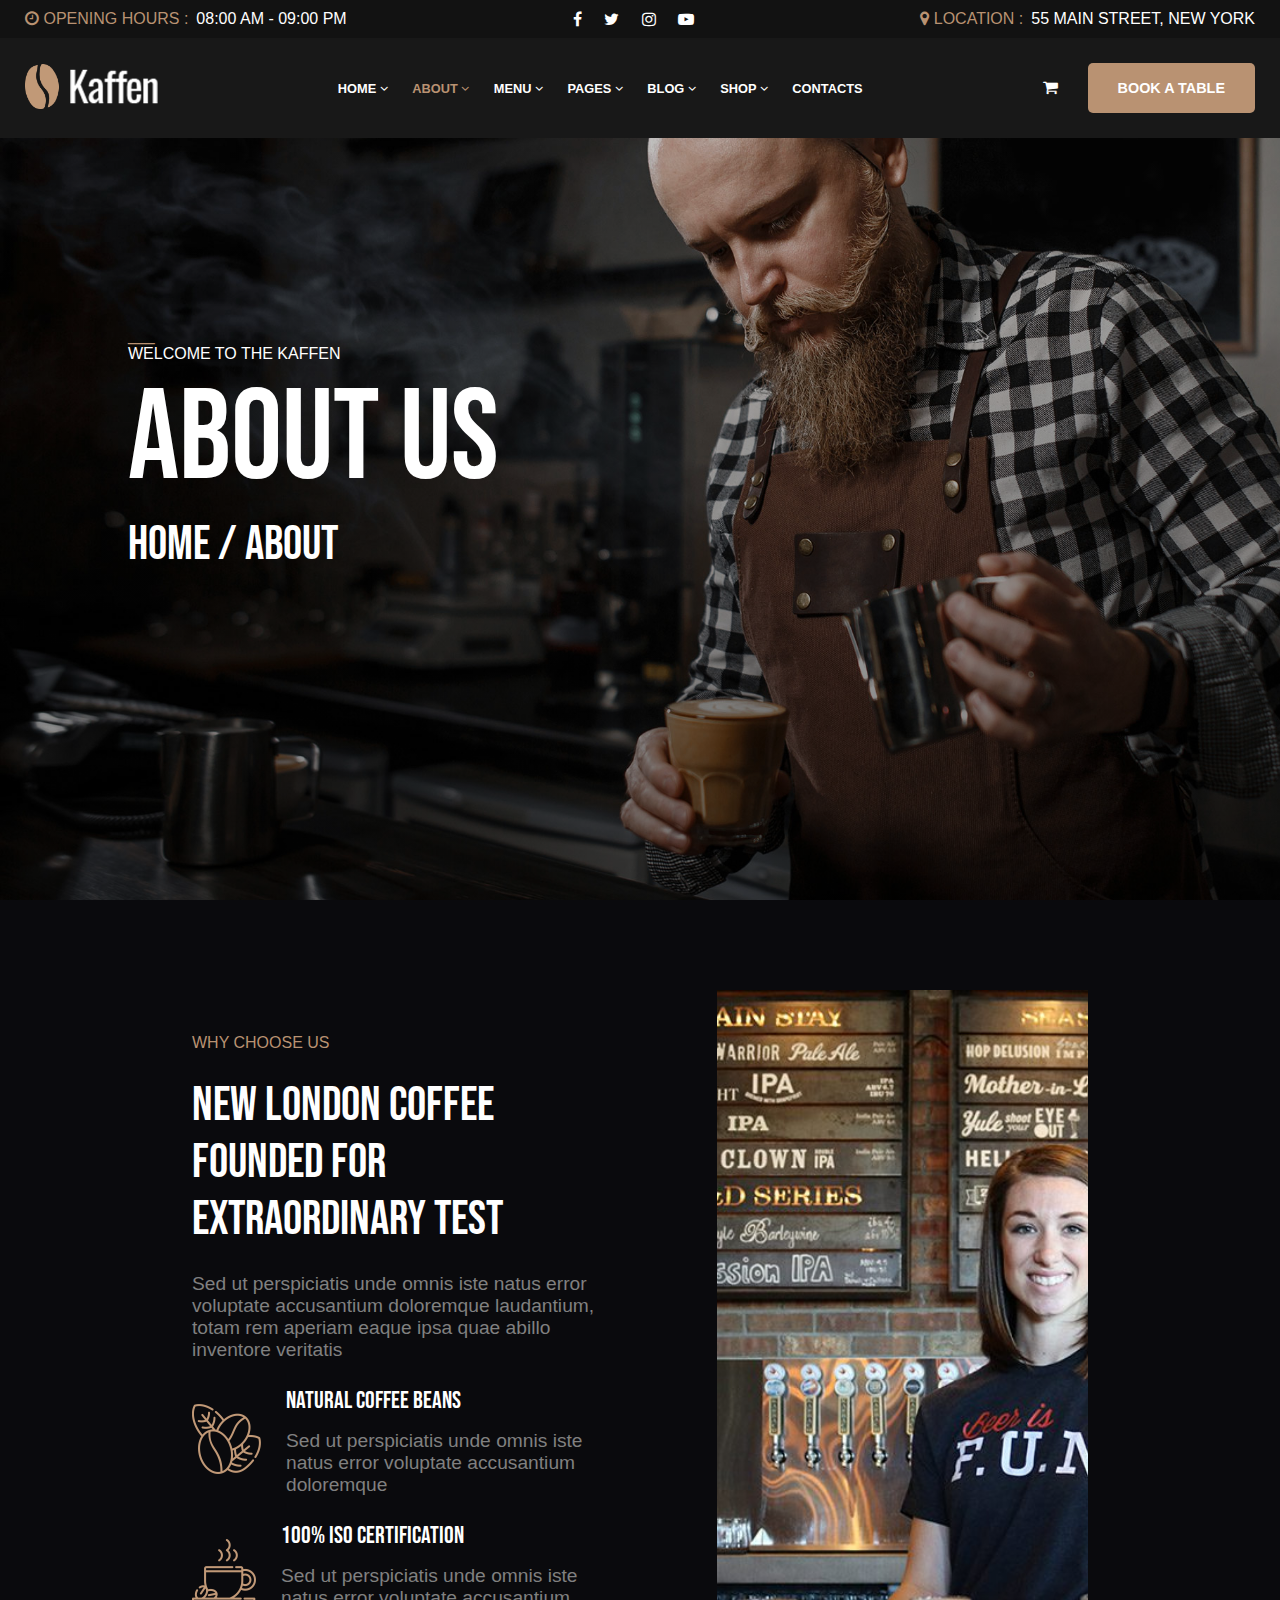
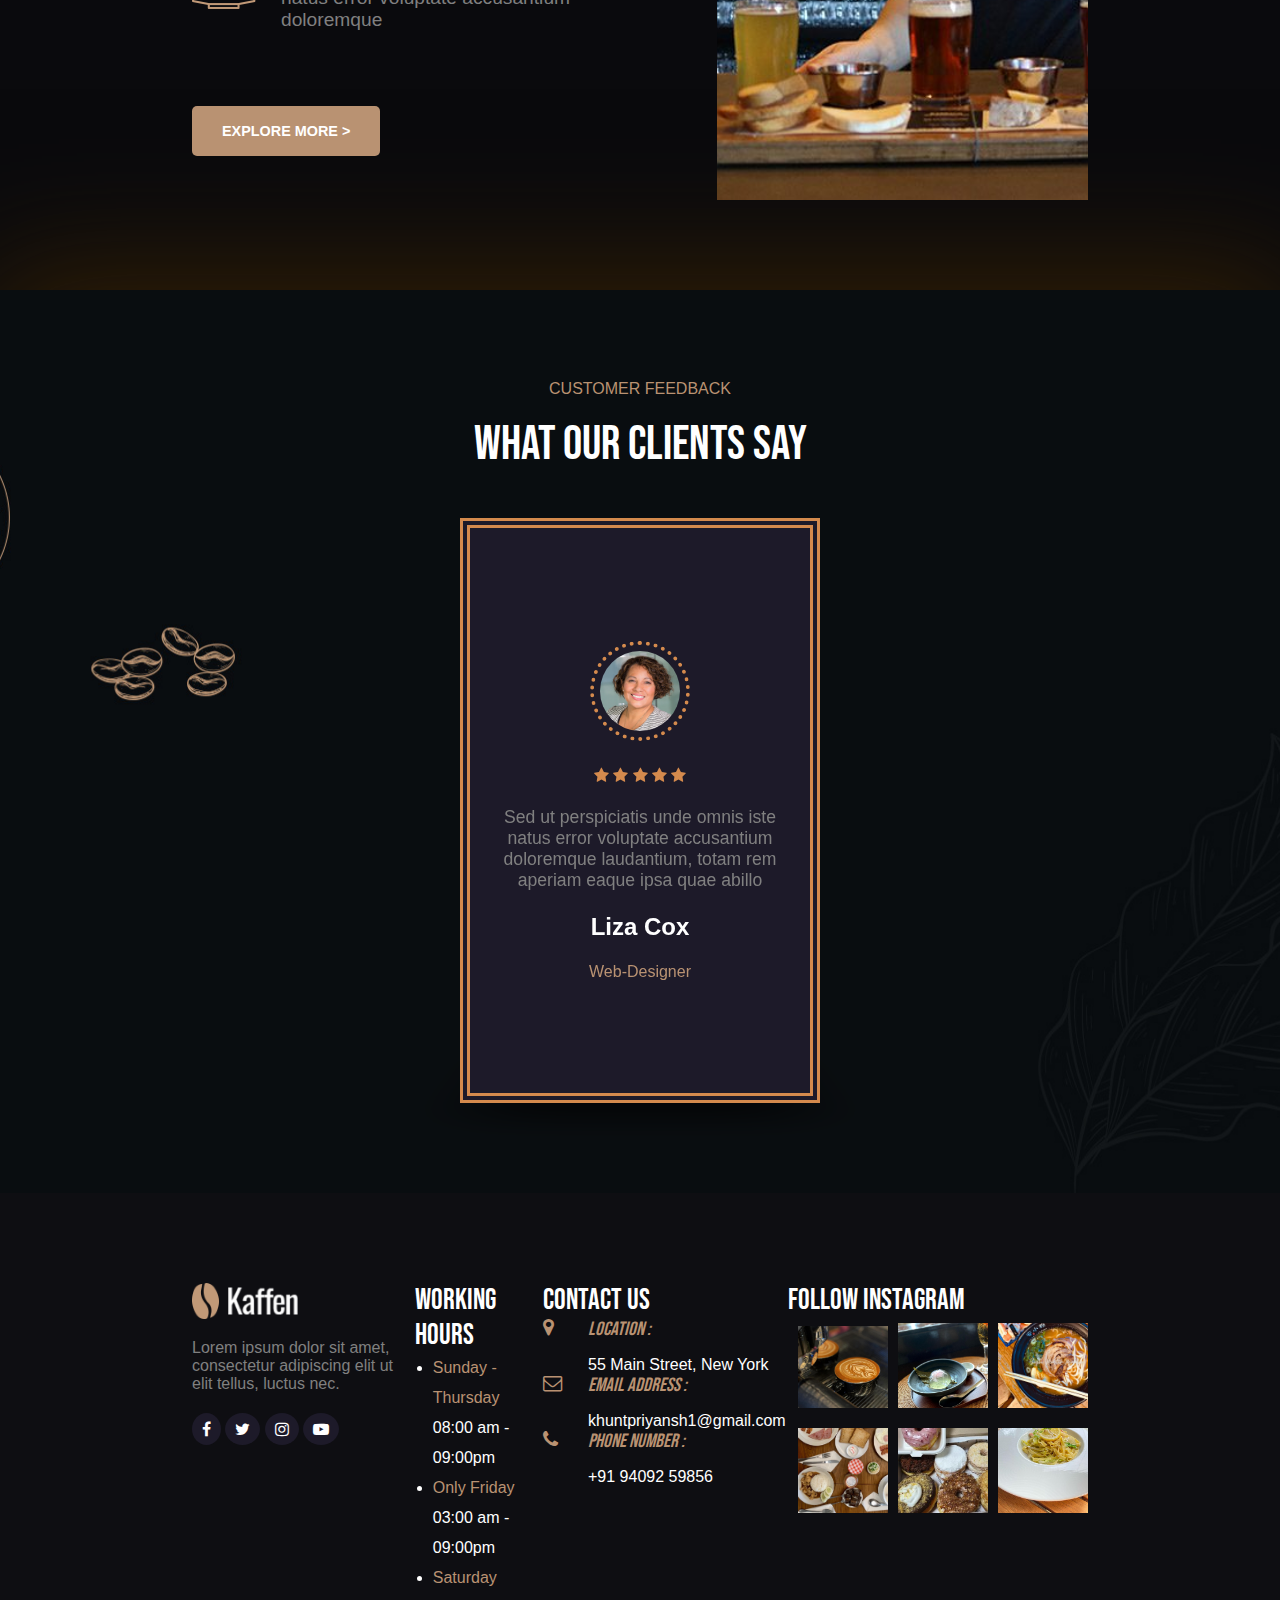
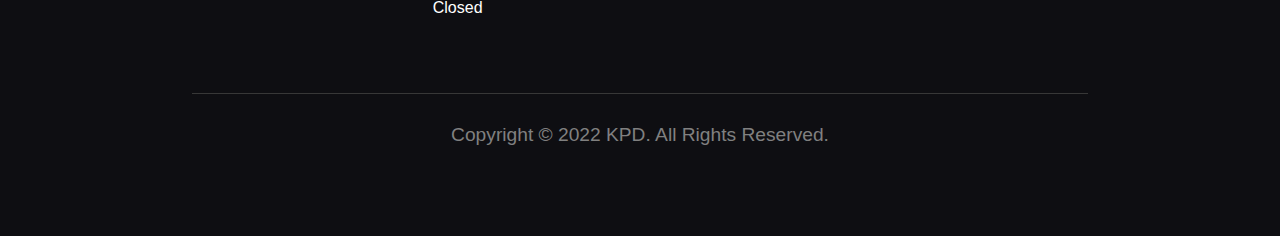
<file: about.html>
<!DOCTYPE html>
<html lang="en">
  <head>
    <meta charset="UTF-8" />
    <meta http-equiv="X-UA-Compatible" content="IE=edge" />
    <meta name="viewport" content="width=device-width, initial-scale=1.0" />
    <title>about</title>
    <link rel="stylesheet" href="style.css" />
    <link rel="stylesheet" href="mq.css" />
    <link
      rel="stylesheet"
      href="https://cdnjs.cloudflare.com/ajax/libs/font-awesome/4.7.0/css/font-awesome.min.css"
    />
    <link
      rel="stylesheet"
      href="https://cdn.jsdelivr.net/npm/swiper/swiper-bundle.min.css"
    />
  </head>
  <body class="about-page">
    <section class="home">
      <div class="overlay"></div>
      <header>
        <nav>
          <div class="s-nav">
            <div class="s-left">
              <div class="brow">
                <i class="fa fa-clock-o brow"></i>
                OPENING HOURS :
              </div>
              08:00 AM - 09:00 PM
            </div>
            <div class="s-mid">
              <i class="fa fa-facebook" aria-hidden="true"></i>
              <i class="fa fa-twitter" aria-hidden="true"></i>
              <i class="fa fa-instagram" aria-hidden="true"></i>
              <i class="fa fa-youtube-play" aria-hidden="true"></i>
            </div>
            <div class="s-right">
              <div class="brow">
                <i class="fa fa-map-marker brow" aria-hidden="true"></i>
                LOCATION :
              </div>
              55 MAIN STREET, NEW YORK
            </div>
          </div>
          <div class="m-nav row">
            <a class="logo" href="index.html">
              <img src="imgs/logo.png" alt="" />
            </a>
            <div class="m-menu">
              <a href="index.html"
                >HOME <i class="fa fa-angle-down" aria-hidden="true"></i
              ></a>
              <a href="about.html" class="brow"
                >ABOUT <i class="fa fa-angle-down brow" aria-hidden="true"></i
              ></a>
              <a href="menu.html"
                >MENU <i class="fa fa-angle-down" aria-hidden="true"></i
              ></a>
              <a href="pages.html"
                >PAGES <i class="fa fa-angle-down" aria-hidden="true"></i
              ></a>
              <a href="blog.html"
                >BLOG <i class="fa fa-angle-down" aria-hidden="true"></i
              ></a>
              <a href="shop.html"
                >SHOP <i class="fa fa-angle-down" aria-hidden="true"></i
              ></a>
              <a href="contact.html">CONTACTS</a>
            </div>
            <div class="m-right row">
              <div class="cart">
                <a href="#">
                  <i class="fa fa-shopping-cart" aria-hidden="true"></i>
                </a>
              </div>
              <div class="bar">
                <a href="#">
                  <i class="fa fa-bars" aria-hidden="true"></i>
                </a>
              </div>
              <div class="btn">BOOK A TABLE</div>
            </div>
          </div>
        </nav>
        <div class="invis-menu">
          <a href="index.html" class="brow"
            >HOME <i class="fa fa-angle-down brow" aria-hidden="true"></i
          ></a>
          <a href="about.html"
            >ABOUT <i class="fa fa-angle-down" aria-hidden="true"></i
          ></a>
          <a href="menu.html"
            >MENU <i class="fa fa-angle-down" aria-hidden="true"></i
          ></a>
          <a href="pages.html"
            >PAGES <i class="fa fa-angle-down" aria-hidden="true"></i
          ></a>
          <a href="blog.html"
            >BLOG <i class="fa fa-angle-down" aria-hidden="true"></i
          ></a>
          <a href="shop.html"
            >SHOP <i class="fa fa-angle-down" aria-hidden="true"></i
          ></a>
          <a href="contact.html">CONTACTS</a>
        </div>
      </header>
      <main class="row">
        <div class="content row row-c">
          <div class="c-1">
            <div class="brow">___</div>
            WELCOME TO THE KAFFEN
          </div>
          <div class="c-2">About us</div>
          <div class="c-3 row">
            <div class="m-title">Home / About</div>
          </div>
        </div>
      </main>
    </section>
    <section class="didi row">
      <div class="left row">
        <!-- <img src="imgs/POS1.jpg" alt="" /> -->
        <img src="imgs/about_img2.jpg" alt="" />
      </div>
      <div class="right row row-c">
        <div class="brow">WHY CHOOSE US</div>
        <div class="m-title">
          New London Coffee Founded For Extraordinary Test
        </div>
        <div class="s-title">
          Sed ut perspiciatis unde omnis iste natus error voluptate accusantium
          doloremque laudantium, totam rem aperiam eaque ipsa quae abillo
          inventore veritatis
        </div>
        <div class="c-1 row">
          <div class="icon">
            <img src="imgs/ICO2.png" alt="" />
          </div>
          <div class="info row row-c">
            <big>Natural Coffee Beans</big>
            <div class="s-title">
              Sed ut perspiciatis unde omnis iste natus error voluptate
              accusantium doloremque
            </div>
          </div>
        </div>
        <div class="c-1 row">
          <div class="icon">
            <img src="imgs/ICO1.png" alt="" />
          </div>
          <div class="info row row-c">
            <big>100% ISO Certification </big>
            <div class="s-title">
              Sed ut perspiciatis unde omnis iste natus error voluptate
              accusantium doloremque
            </div>
          </div>
        </div>
        <div class="btn">EXPLORE MORE ></div>
      </div>
    </section>
    <section class="feedback">
      <center>
        <div class="brow">CUSTOMER FEEDBACK</div>
        <br />
        <div class="m-title">What Our Clients Say</div>
      </center>
      <div class="swiper mySwiper carddd">
        <div class="swiper-wrapper">
          <div class="swiper-slide">
            <div class="review">
              <div class="dp">
                <img src="imgs/REV1.jpg" alt="" />
              </div>
              <div class="stars">
                <i class="fa fa-star" aria-hidden="true"></i>
                <i class="fa fa-star" aria-hidden="true"></i>
                <i class="fa fa-star" aria-hidden="true"></i>
                <i class="fa fa-star" aria-hidden="true"></i>
                <i class="fa fa-star" aria-hidden="true"></i>
              </div>
              <div class="s-title">
                Sed ut perspiciatis unde omnis iste natus error voluptate
                accusantium doloremque laudantium, totam rem aperiam eaque ipsa
                quae abillo
              </div>
              <div class="m-title">Liza Cox</div>
              <div class="brow">Web-Designer</div>
            </div>
          </div>
          <div class="swiper-slide">
            <div class="review">
              <div class="dp">
                <img src="imgs/REV2.jpg" alt="" />
              </div>
              <div class="stars">
                <i class="fa fa-star" aria-hidden="true"></i>
                <i class="fa fa-star" aria-hidden="true"></i>
                <i class="fa fa-star" aria-hidden="true"></i>
                <i class="fa fa-star" aria-hidden="true"></i>
                <i class="fa fa-star-o" aria-hidden="true"></i>
              </div>
              <div class="s-title">
                Sed ut perspiciatis unde omnis iste natus error voluptate
                accusantium doloremque laudantium, totam rem aperiam eaque ipsa
                quae abillo
              </div>
              <div class="m-title">Ron Simth</div>
              <div class="brow">Lawyer</div>
            </div>
          </div>
          <div class="swiper-slide">
            <div class="review">
              <div class="dp">
                <img src="imgs/REV3.jpg" alt="" />
              </div>
              <div class="stars">
                <i class="fa fa-star" aria-hidden="true"></i>
                <i class="fa fa-star" aria-hidden="true"></i>
                <i class="fa fa-star" aria-hidden="true"></i>
                <i class="fa fa-star" aria-hidden="true"></i>
                <i class="fa fa-star" aria-hidden="true"></i>
              </div>
              <div class="s-title">
                Sed ut perspiciatis unde omnis iste natus error voluptate
                accusantium doloremque laudantium, totam rem aperiam eaque ipsa
                quae abillo
              </div>
              <div class="m-title">Maxion Paul</div>
              <div class="brow">Teacher</div>
            </div>
          </div>
          <div class="swiper-slide">
            <div class="review">
              <div class="dp">
                <img src="imgs/REV1.jpg" alt="" />
              </div>
              <div class="stars">
                <i class="fa fa-star" aria-hidden="true"></i>
                <i class="fa fa-star" aria-hidden="true"></i>
                <i class="fa fa-star" aria-hidden="true"></i>
                <i class="fa fa-star" aria-hidden="true"></i>
                <i class="fa fa-star" aria-hidden="true"></i>
              </div>
              <div class="s-title">
                Sed ut perspiciatis unde omnis iste natus error voluptate
                accusantium doloremque laudantium, totam rem aperiam eaque ipsa
                quae abillo
              </div>
              <div class="m-title">Liza Cox</div>
              <div class="brow">Web-Designer</div>
            </div>
          </div>
          <div class="swiper-slide">
            <div class="review">
              <div class="dp">
                <img src="imgs/REV2.jpg" alt="" />
              </div>
              <div class="stars">
                <i class="fa fa-star" aria-hidden="true"></i>
                <i class="fa fa-star" aria-hidden="true"></i>
                <i class="fa fa-star" aria-hidden="true"></i>
                <i class="fa fa-star" aria-hidden="true"></i>
                <i class="fa fa-star-o" aria-hidden="true"></i>
              </div>
              <div class="s-title">
                Sed ut perspiciatis unde omnis iste natus error voluptate
                accusantium doloremque laudantium, totam rem aperiam eaque ipsa
                quae abillo
              </div>
              <div class="m-title">Ron Simth</div>
              <div class="brow">Lawyer</div>
            </div>
          </div>
          <div class="swiper-slide">
            <div class="review">
              <div class="dp">
                <img src="imgs/REV3.jpg" alt="" />
              </div>
              <div class="stars">
                <i class="fa fa-star" aria-hidden="true"></i>
                <i class="fa fa-star" aria-hidden="true"></i>
                <i class="fa fa-star" aria-hidden="true"></i>
                <i class="fa fa-star" aria-hidden="true"></i>
                <i class="fa fa-star" aria-hidden="true"></i>
              </div>
              <div class="s-title">
                Sed ut perspiciatis unde omnis iste natus error voluptate
                accusantium doloremque laudantium, totam rem aperiam eaque ipsa
                quae abillo
              </div>
              <div class="m-title">Maxion Paul</div>
              <div class="brow">Teacher</div>
            </div>
          </div>
          <div class="swiper-slide">
            <div class="review">
              <div class="dp">
                <img src="imgs/REV1.jpg" alt="" />
              </div>
              <div class="stars">
                <i class="fa fa-star" aria-hidden="true"></i>
                <i class="fa fa-star" aria-hidden="true"></i>
                <i class="fa fa-star" aria-hidden="true"></i>
                <i class="fa fa-star" aria-hidden="true"></i>
                <i class="fa fa-star" aria-hidden="true"></i>
              </div>
              <div class="s-title">
                Sed ut perspiciatis unde omnis iste natus error voluptate
                accusantium doloremque laudantium, totam rem aperiam eaque ipsa
                quae abillo
              </div>
              <div class="m-title">Liza Cox</div>
              <div class="brow">Web-Designer</div>
            </div>
          </div>
          <div class="swiper-slide">
            <div class="review">
              <div class="dp">
                <img src="imgs/REV2.jpg" alt="" />
              </div>
              <div class="stars">
                <i class="fa fa-star" aria-hidden="true"></i>
                <i class="fa fa-star" aria-hidden="true"></i>
                <i class="fa fa-star" aria-hidden="true"></i>
                <i class="fa fa-star" aria-hidden="true"></i>
                <i class="fa fa-star-o" aria-hidden="true"></i>
              </div>
              <div class="s-title">
                Sed ut perspiciatis unde omnis iste natus error voluptate
                accusantium doloremque laudantium, totam rem aperiam eaque ipsa
                quae abillo
              </div>
              <div class="m-title">Ron Simth</div>
              <div class="brow">Lawyer</div>
            </div>
          </div>
          <div class="swiper-slide">
            <div class="review">
              <div class="dp">
                <img src="imgs/REV3.jpg" alt="" />
              </div>
              <div class="stars">
                <i class="fa fa-star" aria-hidden="true"></i>
                <i class="fa fa-star" aria-hidden="true"></i>
                <i class="fa fa-star" aria-hidden="true"></i>
                <i class="fa fa-star" aria-hidden="true"></i>
                <i class="fa fa-star" aria-hidden="true"></i>
              </div>
              <div class="s-title">
                Sed ut perspiciatis unde omnis iste natus error voluptate
                accusantium doloremque laudantium, totam rem aperiam eaque ipsa
                quae abillo
              </div>
              <div class="m-title">Maxion Paul</div>
              <div class="brow">Teacher</div>
            </div>
          </div>
        </div>

        <div class="swiper-pagination swiper-pagination2"></div>
      </div>
    </section>
    <footer>
      <div class="row">
        <div class="f-1 row row-c">
          <img src="imgs/logo.png" alt="" />
          <div class="s-title">
            Lorem ipsum dolor sit amet, consectetur adipiscing elit ut elit
            tellus, luctus nec.
          </div>
          <div class="s-mid">
            <i class="fa fa-facebook" aria-hidden="true"></i>
            <i class="fa fa-twitter" aria-hidden="true"></i>
            <i class="fa fa-instagram" aria-hidden="true"></i>
            <i class="fa fa-youtube-play" aria-hidden="true"></i>
          </div>
        </div>
        <div class="f-2 row row-c">
          <div class="m-title">Working Hours</div>
          <ul>
            <li>
              <div class="brow">Sunday - Thursday</div>

              08:00 am - 09:00pm
            </li>
            <li>
              <div class="brow">Only Friday</div>

              03:00 am - 09:00pm
            </li>
            <li>
              <div class="brow">Saturday</div>

              Closed
            </li>
          </ul>
        </div>
        <div class="f-3 row row-c">
          <div class="m-title">Contact Us</div>
          <div class="c-1 row">
            <div class="icon">
              <i class="fa fa-map-marker brow" aria-hidden="true"></i>
            </div>
            <div class="info row row-c">
              <div class="brow">Location :</div>
              55 Main Street, New York
            </div>
          </div>
          <div class="c-1 row">
            <div class="icon">
              <i class="fa fa-envelope-o brow" aria-hidden="true"></i>
            </div>
            <div class="info row row-c">
              <div class="brow">Email Address :</div>
              khuntpriyansh1@gmail.com
            </div>
          </div>
          <div class="c-1 row">
            <div class="icon">
              <i class="fa fa-phone brow" aria-hidden="true"></i>
            </div>
            <div class="info row row-c">
              <div class="brow">Phone Number :</div>
              +91 94092 59856
            </div>
          </div>
        </div>
        <div class="f-4">
          <div class="m-title">Follow Instagram</div>
          <div class="grllary row">
            <div class="imgs-g">
              <img src="imgs/inst1.jpeg" alt="" />
            </div>
            <div class="imgs-g">
              <img src="imgs/inst2.jpeg" alt="" />
            </div>
            <div class="imgs-g">
              <img src="imgs/inst3.jpeg" alt="" />
            </div>
          </div>
          <div class="grllary row">
            <div class="imgs-g">
              <img src="imgs/inst4.jpeg" alt="" />
            </div>
            <div class="imgs-g">
              <img src="imgs/inst5.jpeg" alt="" />
            </div>
            <div class="imgs-g">
              <img src="imgs/inst6.jpeg" alt="" />
            </div>
          </div>
        </div>
      </div>

      <center class="s-title">
        Copyright © 2022 KPD. All Rights Reserved.
      </center>
    </footer>
    <script src="https://cdn.jsdelivr.net/npm/swiper/swiper-bundle.min.js"></script>

    <!-- Initialize Swiper -->
    <script src="main.js"></script>
    <script>
      var swiper2 = new Swiper(".carddd", {
        effect: "cube",
        grabCursor: true,
        loop: true,
        pagination: ".swiper-pagination2",
        paginationClickable: true,
        slidesPerView: "auto",
        autoplay: {
          delay: 2500,
          disableOnInteraction: false,
        },
      });
    </script>
  </body>
</html>
</file>
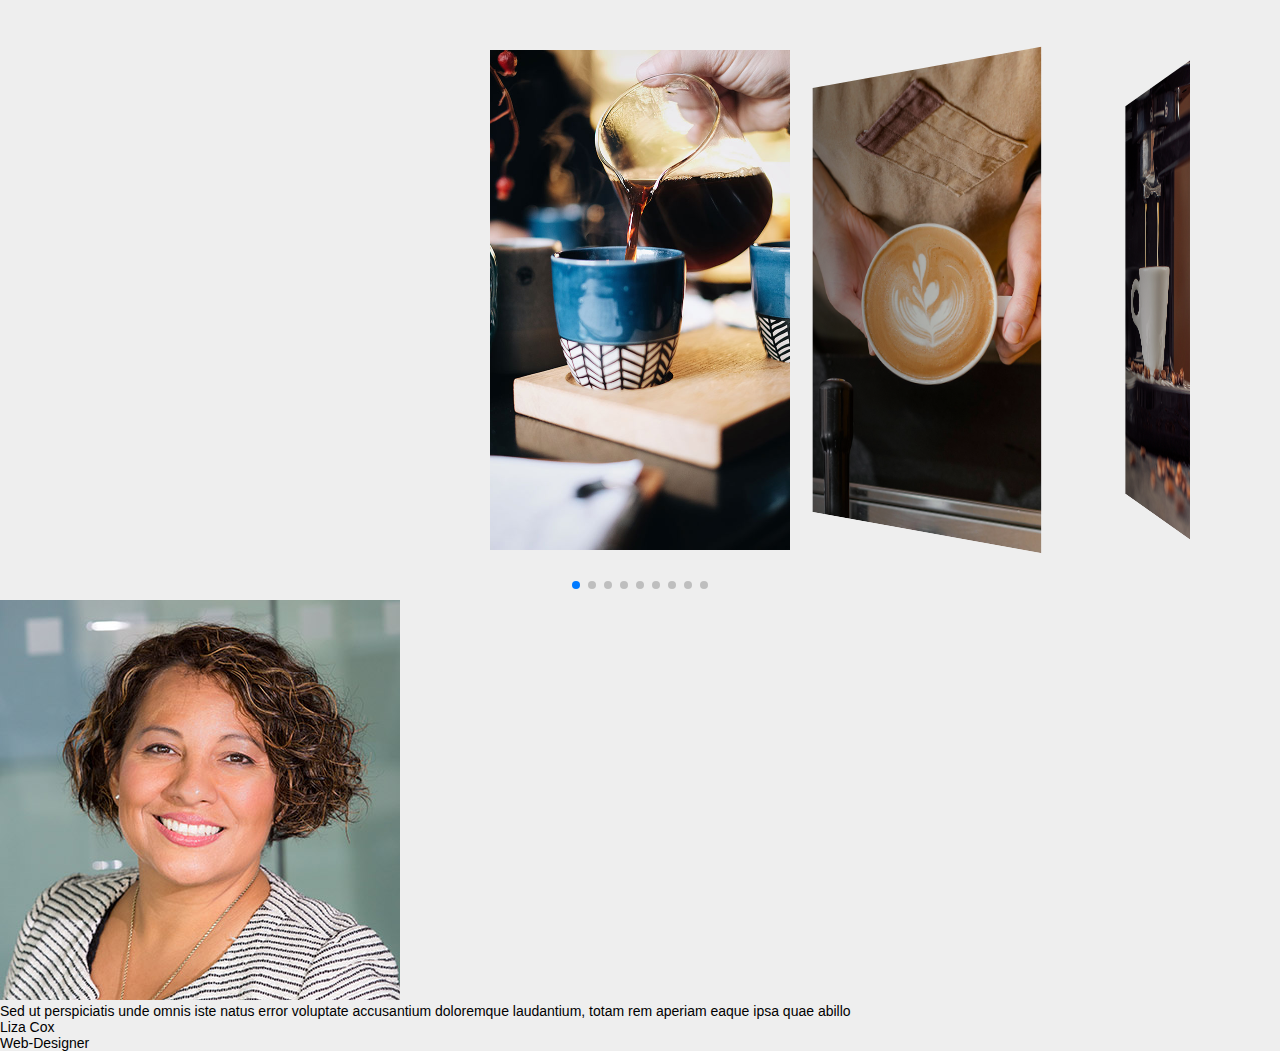
<file: slider.html>
<!DOCTYPE html>
<html lang="en">
  <head>
    <meta charset="utf-8" />
    <title>Swiper demo</title>
    <meta
      name="viewport"
      content="width=device-width, initial-scale=1, minimum-scale=1, maximum-scale=1"
    />
    <!-- Link Swiper's CSS -->
    <link
      rel="stylesheet"
      href="https://cdn.jsdelivr.net/npm/swiper/swiper-bundle.min.css"
    />

    <!-- Demo styles -->
    <style>
      .overlay {
        position: absolute;
        top: 0;
        bottom: 0;
        left: 0;
        right: 0;
        height: 100%;
        width: 100%;
        opacity: 0;
        transition: 0.5s ease;
        background-color: #008cba;
      }

      .swiper-slide:hover .overlay {
        opacity: 1 !important;
      }

      .text {
        color: white;
        font-size: 20px;
        position: absolute;
        top: 50%;
        left: 50%;
        -webkit-transform: translate(-50%, -50%);
        -ms-transform: translate(-50%, -50%);
        transform: translate(-50%, -50%);
        text-align: center;
      }
      html,
      body {
        position: relative;
        height: 100%;
      }

      body {
        background: #eee;
        font-family: Helvetica Neue, Helvetica, Arial, sans-serif;
        font-size: 14px;
        color: #000;
        margin: 0;
        padding: 0;
      }

      .swiper {
        width: 100%;
        padding-top: 50px;
        padding-bottom: 50px;
      }

      .swiper-slide {
        background-position: center;
        background-size: cover;
        width: 300px;
        height: 500px;
        overflow-x: hidden;
        display: flex;
        align-items: center;
        justify-content: center;
      }

      .swiper-slide img {
        display: block;
        /* width: 100%; */
        height: 100%;
      }
    </style>
  </head>

  <body>
    <!-- Swiper -->
    <div class="swiper mySwiper">
      <div class="swiper-wrapper">
        <div class="swiper-slide">
          <img src="imgs/GAL1.jpg" />
          <div class="overlay">
            <div class="text">Hello World</div>
          </div>
        </div>
        <div class="swiper-slide">
          <img src="imgs/GAL2.jpg" />
          <div class="overlay">
            <div class="text">Hello World</div>
          </div>
        </div>
        <div class="swiper-slide">
          <img src="imgs/GAL3.jpg" />
          <div class="overlay">
            <div class="text">Hello World</div>
          </div>
        </div>
        <div class="swiper-slide">
          <img src="imgs/GAL4.jpg" />
          <div class="overlay">
            <div class="text">Hello World</div>
          </div>
        </div>
        <div class="swiper-slide">
          <img src="imgs/GAL5.jpg" />
          <div class="overlay">
            <div class="text">Hello World</div>
          </div>
        </div>
        <div class="swiper-slide">
          <img src="imgs/menu1.jpg" />
          <div class="overlay">
            <div class="text">Hello World</div>
          </div>
        </div>
        <div class="swiper-slide">
          <img src="imgs/menu2.jpg" />
          <div class="overlay">
            <div class="text">Hello World</div>
          </div>
        </div>
        <div class="swiper-slide">
          <img src="imgs/menu3.jpg" />
          <div class="overlay">
            <div class="text">Hello World</div>
          </div>
        </div>
        <div class="swiper-slide">
          <img src="imgs/menu4.jpg" />
          <div class="overlay">
            <div class="text">Hello World</div>
          </div>
        </div>
      </div>
      <div class="swiper-pagination"></div>
    </div>

    <div class="review">
      <div class="dp">
        <img src="imgs/REV1.jpg" alt="" />
        <div class="stars">
          <i class="fa fa-star" aria-hidden="true"></i>
          <i class="fa fa-star" aria-hidden="true"></i>
          <i class="fa fa-star" aria-hidden="true"></i>
          <i class="fa fa-star" aria-hidden="true"></i>
          <i class="fa fa-star" aria-hidden="true"></i>
        </div>
        <div class="s-title">
          Sed ut perspiciatis unde omnis iste natus error voluptate accusantium
          doloremque laudantium, totam rem aperiam eaque ipsa quae abillo
        </div>
        <div class="m-title">Liza Cox</div>
        <div class="brow">Web-Designer</div>
      </div>
    </div>

    <!-- Swiper JS -->
    <script src="https://cdn.jsdelivr.net/npm/swiper/swiper-bundle.min.js"></script>

    <!-- Initialize Swiper -->
    <script>
      var swiper = new Swiper(".mySwiper", {
        effect: "coverflow",
        grabCursor: true,
        centeredSlides: true,
        slidesPerView: "auto",
        coverflowEffect: {
          rotate: 50,
          stretch: 0,
          depth: 100,
          modifier: 1,
          slideShadows: true,
        },
        pagination: {
          el: ".swiper-pagination",
        },
      });
    </script>
  </body>
</html>
</file>
<file: style.css>
@import url('https://fonts.googleapis.com/css2?family=Poppins:ital,wght@0,100;0,200;0,300;0,400;0,500;0,600;0,700;0,800;0,900;1,100;1,200;1,300;1,400;1,500;1,600;1,700;1,800;1,900&display=swap');
@import url('https://fonts.googleapis.com/css2?family=Bebas+Neue&family=Poppins:ital,wght@0,100;0,200;0,300;0,400;0,500;0,600;0,700;0,800;0,900;1,100;1,200;1,300;1,400;1,500;1,600;1,700;1,800;1,900&display=swap');
* {
  margin: 0;
  padding: 0;
  box-sizing: border-box;
  color: white;
  font-family: sans-serif;
}

:root {
  --brow: #b99272;
  --pop: 'Poppins';
  --fon: 'Bebas Neue', cursive;
}
/*================================================================*/
/*==========================SCROLL BAR ===========================*/
::-webkit-scrollbar {
  width: 13px;
}
::-webkit-scrollbar-track {
  width: 13px;
  background: #212529;
  border-left: 0 solid white;
  border-right: 0 solid white;
}
::-webkit-scrollbar-thumb {
  /* background-color: #3bb78f; */
  background: #b98c6b; /* fallback for old browsers */
  background: linear-gradient(TO TOP, rgb(193, 127, 86), rgb(180, 144, 94));
  width: 0;
  height: 35%;
  transform: 0.5 ease;
  cursor: pointer;
  border-radius: 13px;
  box-shadow: 0 0 100px rgb(78, 37, 11) !important;
}
::-webkit-scrollbar-thumb:hover {
  /* background-color: #3bb78f; */
  background: #eca36e; /* fallback for old browsers */
  background: linear-gradient(TO TOP, rgb(230, 145, 92), rgb(209, 156, 82));
  width: 0;
  height: 35%;
  transform: 0.5 ease;
  cursor: pointer;
  border-radius: 13px;
  box-shadow: 0 0 100px rgb(78, 37, 11) !important;
}
body {
  overflow-x: hidden; /* Hide scrollbars */
}
section {
  height: 100vh;
  width: 100vw;
}
section {
  height: auto;
  width: 100vw;
  background-color: #0a0a0d;
}
.brow {
  color: var(--brow);
}

.row {
  display: flex;
  align-items: center;
  justify-content: space-between;
}
.row-c {
  flex-direction: column;
}
/*======================= Header =====================*/
.home header {
  height: auto;
  width: 100vw;
  position: fixed;
  z-index: 1000000;
  background-color: #121212;
}
.home header nav .s-nav {
  display: flex;
  align-items: center;
  justify-content: space-between;
  padding: 10px 25px;
}
.home header nav .s-nav > * {
  display: flex;
  gap: 8px;
}
.s-mid {
  gap: 22.5px !important;
}
/*===================== main nev ====================*/
.m-nav,
.invis-menu {
  padding: 25px;
  background-color: #181818;
}
.logo > img {
  height: 5vh;
}
.m-menu a,
.invis-menu a {
  text-decoration: none;
  margin: 0 10px;
  font-size: 0.8rem;
  font-weight: bold;
}
.m-menu a:hover,
.m-menu a:hover i,
.invis-menu a:hover,
.invis-menu a:hover i {
  color: #b99272;
}
.m-right {
  gap: 30px;
}
.btn {
  color: white;
  font-size: 0.9rem;
  font-weight: bold;
  padding: 17px 30px;
  border-radius: 5px;
  background-color: var(--brow);
  cursor: pointer;
}
.invis-menu {
  /* display: none !important; */
  /* display: flex; */
  gap: 25px;
  position: fixed;
  right: -500px;
  right: 0;
  padding-bottom: 35vh;
  z-index: -1;
  align-items: flex-start;
  justify-content: center;
  height: 100vh;
  width: 70vw;
  flex-direction: column !important;
  transition: 1s !important;
}
.invis-menu a {
  font-size: 1.5rem;
}
.home {
  height: auto;
  max-height: 100vh;
  overflow: hidden;
  width: 100vw;
  position: relative;
  background: linear-gradient(to top, rgba(0, 0, 0, 0.9), rgba(0, 0, 0, 0.2));
}
.home main .content {
  background: transparent !important;
}

/*================== Social-icons ================*/

.fa-facebook:hover {
  color: #3b5998;
}

.fa-twitter:hover {
  color: #00acee;
}

.fa-instagram:hover {
  color: #cd486b;
}

.fa-youtube-play:hover {
  color: #FF0000;
}

/*================== header - main ================*/
main {
   background: linear-gradient(to top, rgba(0, 0, 0, 0.5), rgba(0, 0, 0, 0.2)),
   url('imgs/s-3.jpg');
  /* background: url('vids/vid-1.mp4'); */
  height: 100vh;
  width: 100vw;
  background-repeat: no-repeat;
  background-size:cover;
  background-attachment: fixed;
  background-position: top 100px !important;
  display: flex;
  align-items: center;
}
main .content .c-3 .bck {
  background-color: #181818;
}
.c-3 {
  justify-content: flex-start;
  gap: 50px;
}
.c-2 {
  font-size: 8rem;
  /* font-weight: bold; */
  font-family: var(--fon);
}
main .content {
  padding-left: 10vw;
  align-items: flex-start;
  font-family: var(--pop) !important;
}
/* ========================= about ====================*/
.about {
  height: auto;
  width: 100vw;
  padding: 15vh 10vw;
  display: flex;
  gap: 10vh;
  position: relative;
  z-index: 11 !important;
  box-shadow: 0 0 125px 15px rgb(52, 32, 4);
  /* margin-bottom: 10vh; */
}
.about .left {
  font-family: var(--pop);
  align-items: flex-start;
}
.m-title {
  font-size: 3rem;
  font-family: var(--fon);
}
.s-txt {
  color: gray;
  /* text-align: justify; */
  font-size: 1.1rem;
  line-height: 3vh;
}
.card {
  color: white;
  background-color: #b99272;
  padding: 30px;
  border-radius: 5px;
  font-weight: 500;
  font-size: 1.5rem;
  font-style: italic;
  gap: 25px;
}
.about .right img {
  width: 40vw;
  transition: all ease-in-out 1s;
  display: inline-block;
}
.about .right img:hover {
  animation: popr 0.7s linear 1;
}
.about .card:hover {
  animation: pop 0.7s linear 1;
}
.btn:hover {
  animation: pop 0.7s linear 1;
}
@keyframes pop {
  50% {
    transform: scale(1.1);
  }
}
@keyframes popr {
  0% {
    transform: rotate(5deg);
  }
  50% {
    transform: scale(1.1);
    /* transform: rotate(5deg); */
  }
  100% {
    transform: rotate(-5deg);
  }
}
/*======================service====================*/
.service {
  padding: 0vh 10vw 15vh 10vw;
  position: relative;
  z-index: 111;
  /* background-color: #181818; */
}
.service .s {
  width: 390px;
  height: 280px;
  transition: background 1s ease-in-out !important;
  cursor: pointer;
}
.service .s .cont {
  border: 1px solid #3b3028;
  margin: 25px;
  height: 88%;
  padding: 25px 70px;
  display: flex;
  align-items: center;
  justify-content: center;
  flex-direction: column;
  font-size: 1.8rem;
  text-align: center;
  transition: 0.6s !important;
  font-family: var(--fon);
}
.service .s i {
  font-size: 3rem;
}
.s-1 {
  background: linear-gradient(
      to top,
      rgba(20, 20, 20, 0.85),
      rgba(20, 20, 20, 0.85)
    ),
    url('imgs/service1.jpg');
  background-size: cover;
  transition: 1s ease-in-out linear !important;
}
.s-2 {
  background: linear-gradient(
      to top,
      rgba(20, 20, 20, 0.85),
      rgba(20, 20, 20, 0.85)
    ),
    url('imgs/service2.jpg');
  background-size: cover;
  transition: 1s ease-in-out linear !important;
}
.s-3 {
  background: linear-gradient(
      to top,
      rgba(20, 20, 20, 0.85),
      rgba(20, 20, 20, 0.85)
    ),
    url('imgs/service3.jpg');
  background-size: cover;
  transition: 1s ease-in-out linear !important;
}
.service .s:hover .cont {
  border-color: #b99272;

  box-shadow: 0 0 25px 1px rgb(102, 59, 0);
  /* border-style: outset; */
  /* border-width: 5px; */
  margin: 15px;
  padding: 50px;
}
.service .s:hover {
}
/*===============================menu============================*/
.menu {
  background: url('imgs/category_bg.jpg');
  height: auto;
  background-attachment: fixed;
  width: 100vw;
  padding: 10vh 15vw;
}
.products {
  background-color: #0a0a0d;
  height: 100%;
  width: 100%;
  padding: 10vh 12vh;
  margin: 10vh 0;

  border-radius: 5px;
  box-shadow: 0 0 25px 1px rgb(52, 32, 4);
}

.m-pic {
  height: 170px;
  width: 150px;
  overflow: hidden;
  display: flex;
  align-items: center;
  justify-content: center;
  border-radius: 10px;
}
.m-pic img {
  height: 150%;
  transition: all ease-in-out 0.5s;
}
.col {
  gap: 50px;
}
.col .info {
  align-items: flex-start;
  margin-left: 30px;
}
.info big {
  font-size: 1.52rem;
  font-family: var(--fon);
}
.s-title {
  color: gray;
}
.info {
  gap: 15px;
}
.info .brow {
  font-size: 1.52rem;
  font-family: var(--fon);
  font-style: italic;
}
.m-pic:hover img {
  transform: scale(1.2);
}
/*=================================didi===========================*/
.didi {
  height: auto;
  width: 100vw;
  padding: 10vh 15vw;
  gap: 100px;
}
.didi .left {
  /* background-color: red; */
  height: 90vh !important;
  width: 90vw !important;
  overflow: hidden;
}
.didi .left video {
  /* height: 80%; */
  width: 100%;
  /* transition: all ease-in 0.5s; */
}
.icon img {
  height: 70px;
}
.didi .right {
  align-items: flex-start;
  gap: 25px;
}
.didi .left:hover img {
  transform: scale(1.25);
}
.c-1 .info {
  align-items: flex-start;
  margin-left: 25px;
}
.didi .right .s-title {
  font-size: 1.2rem;
}
.didi .btn {
  margin-top: 50px;
}
/*=======================slider=============================*/
.slider {
  height: auto;
  width: 100vw;
  padding: 0 0 10vh 0;
}
.slider .swiper {
  width: 100%;
  padding-top: 50px;
  padding-bottom: 50px;
}

.slider .swiper-slide {
  background-position: center;
  background-size: cover;
  width: 350px !important;
  height: 500px !important;
  overflow-x: hidden;
  display: flex;
  align-items: center;
  justify-content: center;
}

.slider .swiper-slide img {
  display: block;
  /* width: 100%; */
  height: 100%;
}

.overlay {
  position: absolute;
  top: 0;
  bottom: 0;
  left: 0;
  right: 0;
  height: 100%;
  width: 100%;
  /* padding: 30px; */
  opacity: 0;
  transition: 0.5s ease;
  background: linear-gradient(
    to bottom,
    rgba(5, 3, 17, 0.7),
    rgba(4, 6, 21, 0.7)
  ) !important;
}

.slider .swiper-slide:hover .overlay {
  opacity: 1 !important;
}

.overlay .text {
  color: white;
  font-size: 20px;
  position: absolute;
  top: 50%;
  left: 50%;
  border: 7px double #d48a4d;
  /* border-radius: 5px; */
  padding: 55% 33%;
  -webkit-transform: translate(-50%, -50%);
  -ms-transform: translate(-50%, -50%);
  transform: translate(-50%, -50%);
  text-align: center;
}
/*-------------------------------feedback-----------------------------*/
.feedback .swiper {
  width: 40vh;
  height: 65vh;
  margin-top: 5vh;
}
.feedback {
  background: url('imgs/testimonials_bg2.jpg');
  background-position: center;
  background-repeat: no-repeat;
  background-size: cover;
  width: 100vw;
  height: auto;
  padding: 10vh 15vw;
  box-shadow: 0 0 125px 15px rgb(52, 32, 4);
}
.feedback .swiper-slide {
  display: flex;
  align-items: center;
  justify-content: center;
  border-radius: 18px;
}
.feedback .swiper-slide .review {
  background-color: #1d1a29;
  display: flex;
  height: 100%;
  width: 100%;
  flex-direction: column;
  align-items: center;
  justify-content: center;
  border: 10px double #d48a4d;
  border-radius: 18px;
  gap: 22px;
  justify-content: center;
  text-align: center;
  padding: 25px;
}
.stars i {
  color: #d48a4d;
}
.feedback .swiper-slide .review .dp img {
  height: 100px;
  width: 100px;
  border-radius: 50%;
  padding: 6px;
  border: 4px dotted #d48a4d;
}
.feedback .swiper-slide .review .s-title {
  font-size: 1.1rem;
}
.feedback .swiper-slide .review .m-title {
  font-family: sans-serif;
  font-size: 1.5rem;
  font-weight: bold;
}
/*=======================num=======================*/
.num {
  height: auto;
  width: 100vw;
  padding: 10vh 15vw;
  background-color: #0e1511;
}
.num .brow {
  font-size: 4rem;
  font-family: var(--fon);
  font-weight: lighter;
}
.num .m-title {
  font-size: 2rem;
}
.num-c {
  gap: 25px;
}
/*==============================blog=====================*/
.blog {
  height: auto;
  width: 100vw;
  padding: 10vh 15vw;
}
.post {
  margin: 70px 0;
}
.b-post {
  height: 500px;
  width: 340px;
  transition: 0.5s all ease-in-out !important;
  background: linear-gradient(
      to bottom,
      transparent,
      rgba(4, 6, 21, 0.9),
      rgba(4, 6, 21, 0.9)
    ),
    url('imgs/BLOG1-e.jpg');
  background-size: cover !important;
  background-position: center;
  /* background-position: left !important; */
  /* filter: blur(5px); */
}
.b-post:nth-child(2) {
  background: linear-gradient(
      to bottom,
      transparent,
      rgba(4, 6, 21, 0.9),
      rgba(4, 6, 21, 0.9)
    ),
    url('imgs/BLOG2-e.jpg');
}
.b-post:nth-child(3) {
  background: linear-gradient(
      to bottom,
      transparent,
      rgba(4, 6, 21, 0.9),
      rgba(4, 6, 21, 0.9)
    ),
    url('imgs/BLOG3-e.jpg');
}
.post .overlay-txt {
  position: relative;
  top: 19vw;
  /* left: 10px; */
  padding: 0 25px;
}
.btn-width {
  width: 120px;
  text-align: center;
}
/*==================glass=================*/
.glass {
  background: linear-gradient(
      to bottom,
      rgba(5, 3, 17, 0.7),
      rgba(4, 6, 21, 0.7)
    ),
    url('imgs/service3.jpg');
  height: auto;
  width: 100vw;
  padding: 10vh 15vw;
  background-repeat: no-repeat;
  background-size: cover;
  background-attachment: fixed;
}
/*---------------------footer------------------*/
footer {
  height: auto;
  width: 100vw;
  background: #0e0e12;
  padding: 10vh 15vw;
}
footer .row {
  align-items: flex-start;
}
footer .m-title {
  font-size: 1.8rem;
}
.f-4 .imgs-g {
  height: 95px;
  width: 100px;
  overflow: hidden;
  display: flex;
  align-items: flex-end;
  gap: 25px;
  margin: 5px 0;
}
.f-4 img {
  width: 110px;
  transition: 0.5s;
  margin: 10px;
}
.f-4 .imgs-g:hover img {
  transform: scale(1.1);
}
.f-1 img {
  height: 2.8vw;
}
.f-1 .s-mid i {
  background-color: #1d1a29;
  padding: 8px 10px;
  border-radius: 50%;
}
.f-1 {
  width: 280px;
  align-items: flex-start;
  gap: 20px;
}
.f-2 ul {
  margin-left: 18px;
}
.f-2 ul li {
  line-height: 30px;
}
.f-3 i {
  font-size: 1.8rem;
}
.f-3 .brow {
  font-size: 1.2rem;
  font-style: none !important;
}
.f-3 .icon {
  width: 20px;
}
.f-3 .info {
  margin-left: 25px;
  width: 200px;
  display: flex !important;
  justify-content: flex-start !important;
  align-items: flex-start !important;
}
.f-3 {
  /* gap: 25px; */
}
footer center {
  margin-top: 70px;
  padding-top: 30px;
  font-size: 1.2rem;
  border-top: 1px solid rgb(55, 55, 55);
}
.f-3 .row-c {
  /* justify-content: flex-start !important; */
}

#gpp {
  margin-top: -10px;
  margin-bottom: 15px;
}
/*==========================================================================================================about page ==================================
-=======================================================================*/
.about-page .home {
  background: linear-gradient(
      to left,
      transparent,
      transparent,
      rgba(0, 0, 0, 1)
    ),
    url('imgs/history_inner_bg.jpg');
  height: 100vh;
  width: 100vw;
  background-attachment: fixed;
  background-repeat: no-repeat;
  background-size: cover;
  background-attachment: fixed;
  background-position: top 100px !important;
}

.about-page .review {
  border-radius: 0 !important;
}
.about-page .didi .left img {
  height: 100%;
  position: relative;
  left: -80px;
  transition: 0.5s ease-in-out;
}
.about-page .didi {
  flex-direction: row-reverse;
}
.about-page .invis-menu {
  right: -500px !important;
}
</file>
<file: mq.css>
/*Small devices (landscape phones, 576px and up)*/
/* @media (max-width: 576px) {
  .row {
    flex-direction: column;
  }
  .s-nav {
    display: none !important;
  }
  .bar {
    display: inline-block;
  }
  .home {
    width: 100vw !important;
  }
} */

/* Medium devices (tablets, 768px and up)*/
@media (max-width: 925px) {
  .row {
    flex-direction: column;
  }
  .m-right .btn {
    display: none;
  }
  .m-menu {
    display: none;
  }

  .s-nav {
    display: none !important;
  }
  .m-nav {
    display: flex;
    position: fixed;
    width: 100vw;
    flex-direction: row !important;
  }
  .m-right {
    flex-direction: row !important;
  }
  .m-right div a i {
    font-size: 2rem;
  }
  main {
    height: 100vh;
    width: 100vw;
    background: url('imgs/GAL5.jpg') !important;
    background-repeat: no-repeat !important;
    background-size: cover !important;
    /* background-size:; */
    background-attachment: fixed !important;
    background-position: top 100px !important;
  }

  .logo img {
    height: 30px !important;
    cursor: pointer;
  }
  .cart a i,
  .bar a i {
    font-size: 22px !important;
  }
  .m-right {
    margin-right: 25px;
  }
  .c-2 {
    font-size: 6rem;
    text-align: center;
  }
  main .content {
    justify-content: center;
    align-items: center;
    align-content: center;
    padding-top: 20vh;
    padding-left: 0;
  }
  /*---------------about--------------*/
  .about {
    flex-direction: column;
    padding: 8vh 10vw;
  }
  .about .right img {
    width: 80vw;
  }
  .card {
    flex-direction: row;
    font-size: 1rem;
    margin: 25px 0 0 0;
  }
  /*===============service================*/
  .service .s {
    width: 80vw;
    height: 60vw;
  }
  .service {
    gap: 50px;
    padding-bottom: 50px;
  }
  /*=================menu==============*/
  .products .col .p-1,
  .p-2,
  .p-3 {
    flex-direction: row !important;
  }
  .menu {
    padding: 50px 25px;
  }
  .products {
    padding: 25px;
    margin-top: 25px;
    margin-bottom: 0;
  }
  .m-pic {
    height: 30vw;
  }
  .products .info {
    align-items: flex-start;
  }
  .products .info big,
  .products .info .brow {
    font-size: 1.3rem;
  }
  .products .info .s-title {
    font-size: 1rem !important;
    /* align-items: flex-start;
     */
    text-align: left;
  }
  .products .col:nth-child(2) {
    margin-top: 50px;
  }
  /*====================didi===============*/
  .didi {
    padding: 50px 25px !important;
    gap: 50px;
    padding-bottom: 75px !important;
  }
  .didi .left {
    /* background-color: red; */
    height: 65vh !important;
    width: 90vw !important;
    overflow: hidden;
    box-shadow: 0 0 25px 5px rgb(52, 32, 4);
    border: 1px solid #d48a4d;
    /* border-radius: 18px; */
  }
  .didi .left video {
    height: 130%;
    width: 100%;
  }
  .didi .c-1 {
    flex-direction: row;
  }
  .didi .btn {
    margin: auto;
  }
  body {
    overflow-x: hidden !important;
  }
  section {
    width: 100vw !important;
    overflow-x: hidden;
  }
  .glass {
    text-align: center;
  }
  .post {
    gap: 50px;
  }
  .post .overlay-txt {
    position: relative;
    top: 310px;
    /* left: 10px; */
    padding: 0 25px;
  }
  .feedback .swiper {
    width: 70vw;
    height: 55vh;
    margin-top: 10vh;

    /* overflow-x: hidden !important; */
  }
  .review {
    gap: 13px !important;
    padding: 15px 20px;
  }
  .feedback .swiper .s-title {
    font-size: 1rem !important;
  }
  .slider {
    overflow-x: hidden !important;
    padding-top: 0;
  }
  .slider .swiper-slide {
    width: 230px !important;
    height: 350px !important;
    overflow-x: hidden !important;
  }
  .num {
    gap: 50px;
  }
  .rr {
    flex-direction: row;
  }
  .f-1 img {
    height: 5vh;
  }
  footer .f-1 {
    margin: 50px 0;
  }
  .f-3 .icon {
    display: none;
  }
  .f-2,
  .f-4 {
    display: none;
  }
}
@media (min-width: 925px) {
}
/* Large devices (desktops, 992px and up) */
@media (min-width: 925px) {
  .bar {
    display: none !important;
  }
  body {
    overflow-x: hidden !important;
  }
  section {
    width: 100vw !important;
    overflow-x: hidden;
  }
  .invis-menu {
    opacity: 0;
    right: -100vh;
  }
}

/* Extra large devices (large desktops, 1200px and up)*/
@media (max-width: 1200px) {
  body {
    overflow-x: hidden !important;
  }

  section {
    width: 100vw !important;
  }
}
</file>
